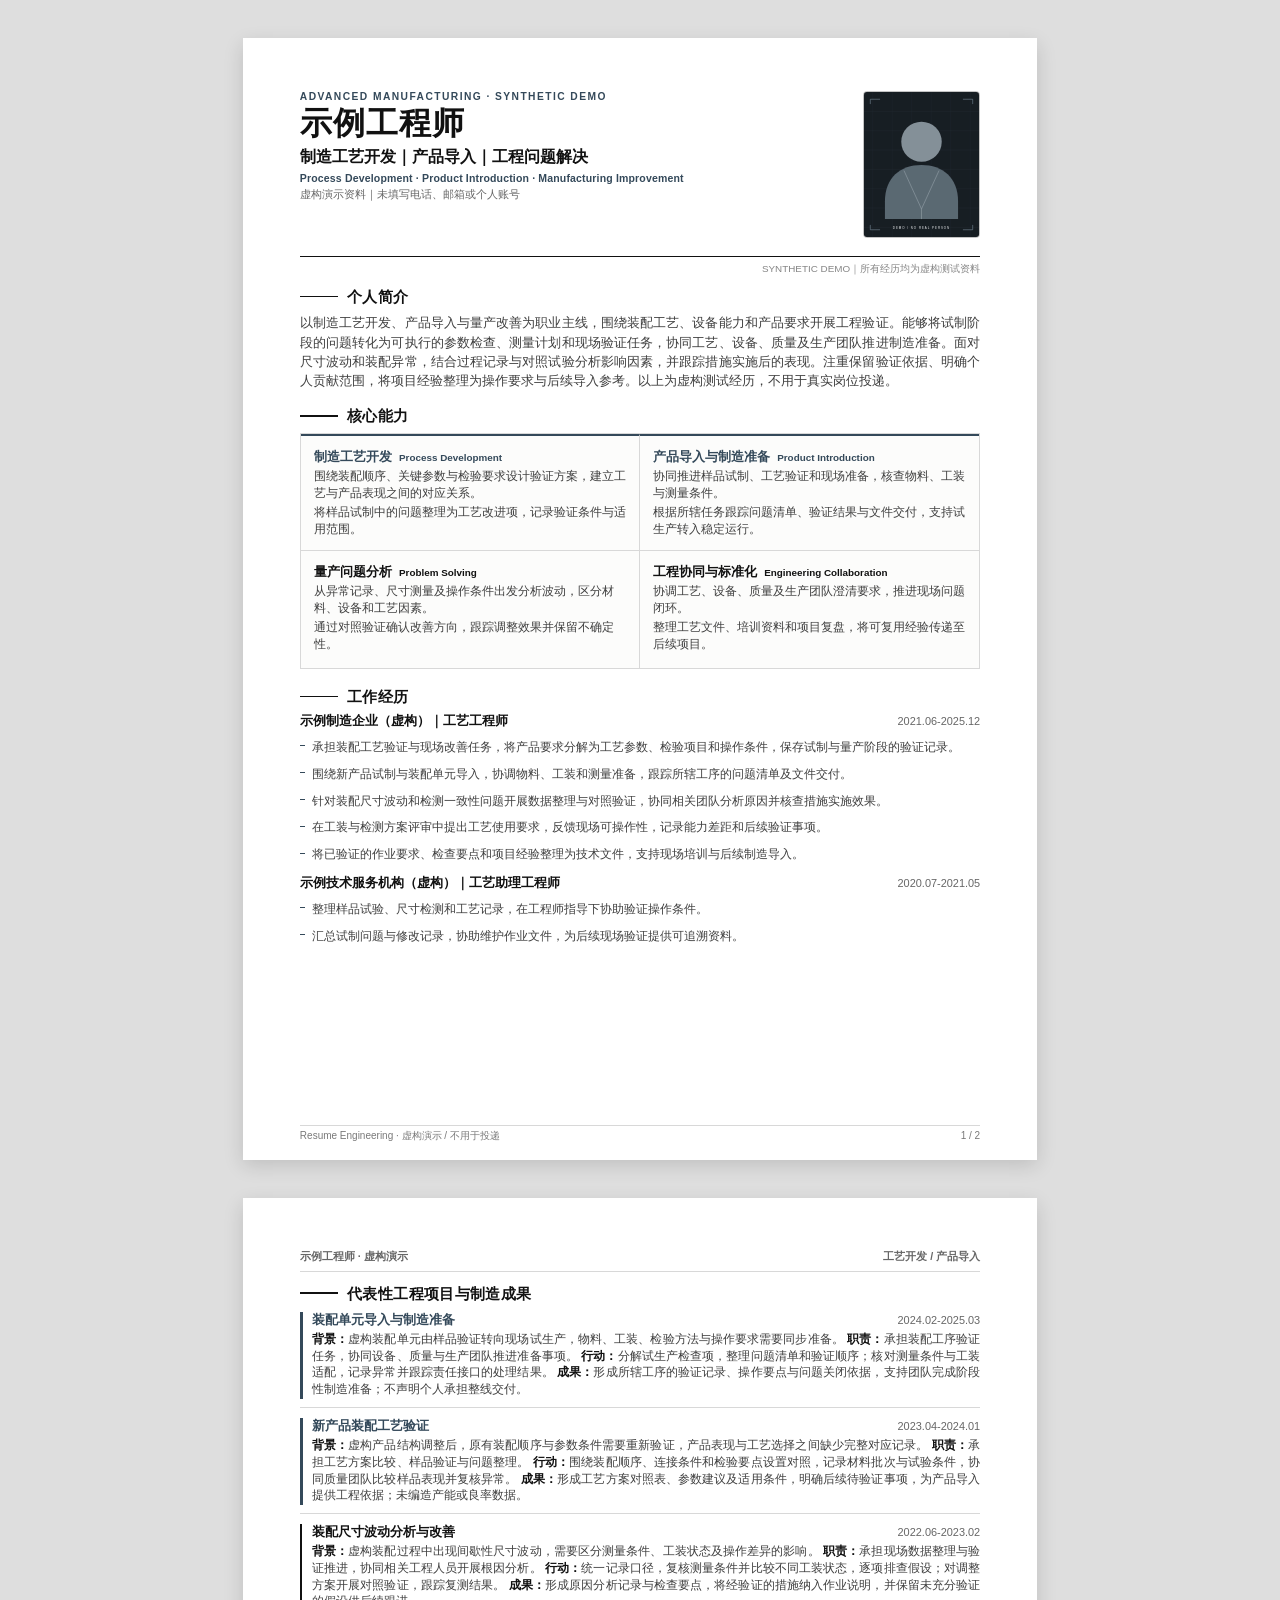
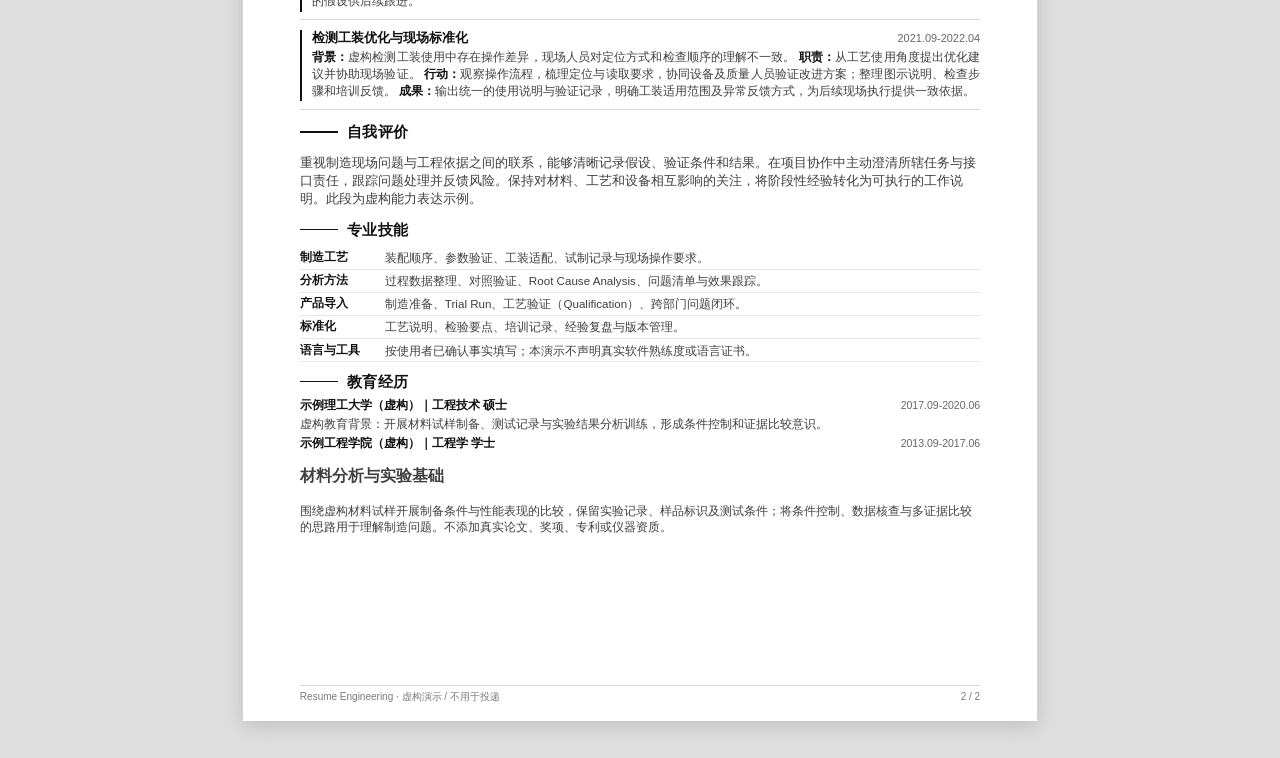
<file: skill/resume-engineering/assets/resume-template/index.html>
<!doctype html>
<html lang="zh-CN"><head><meta charset="utf-8"><meta name="viewport" content="width=device-width,initial-scale=1"><title>Resume Engineering | 虚构简历模板</title><link rel="stylesheet" href="styles.css"></head>
<body><main class="resume" id="resume" aria-label="虚构演示简历"></main><noscript>请启用JavaScript查看虚构演示模板。</noscript>
<script src="../shared/demo-data.js"></script><script src="render.js"></script></body></html>
</file>
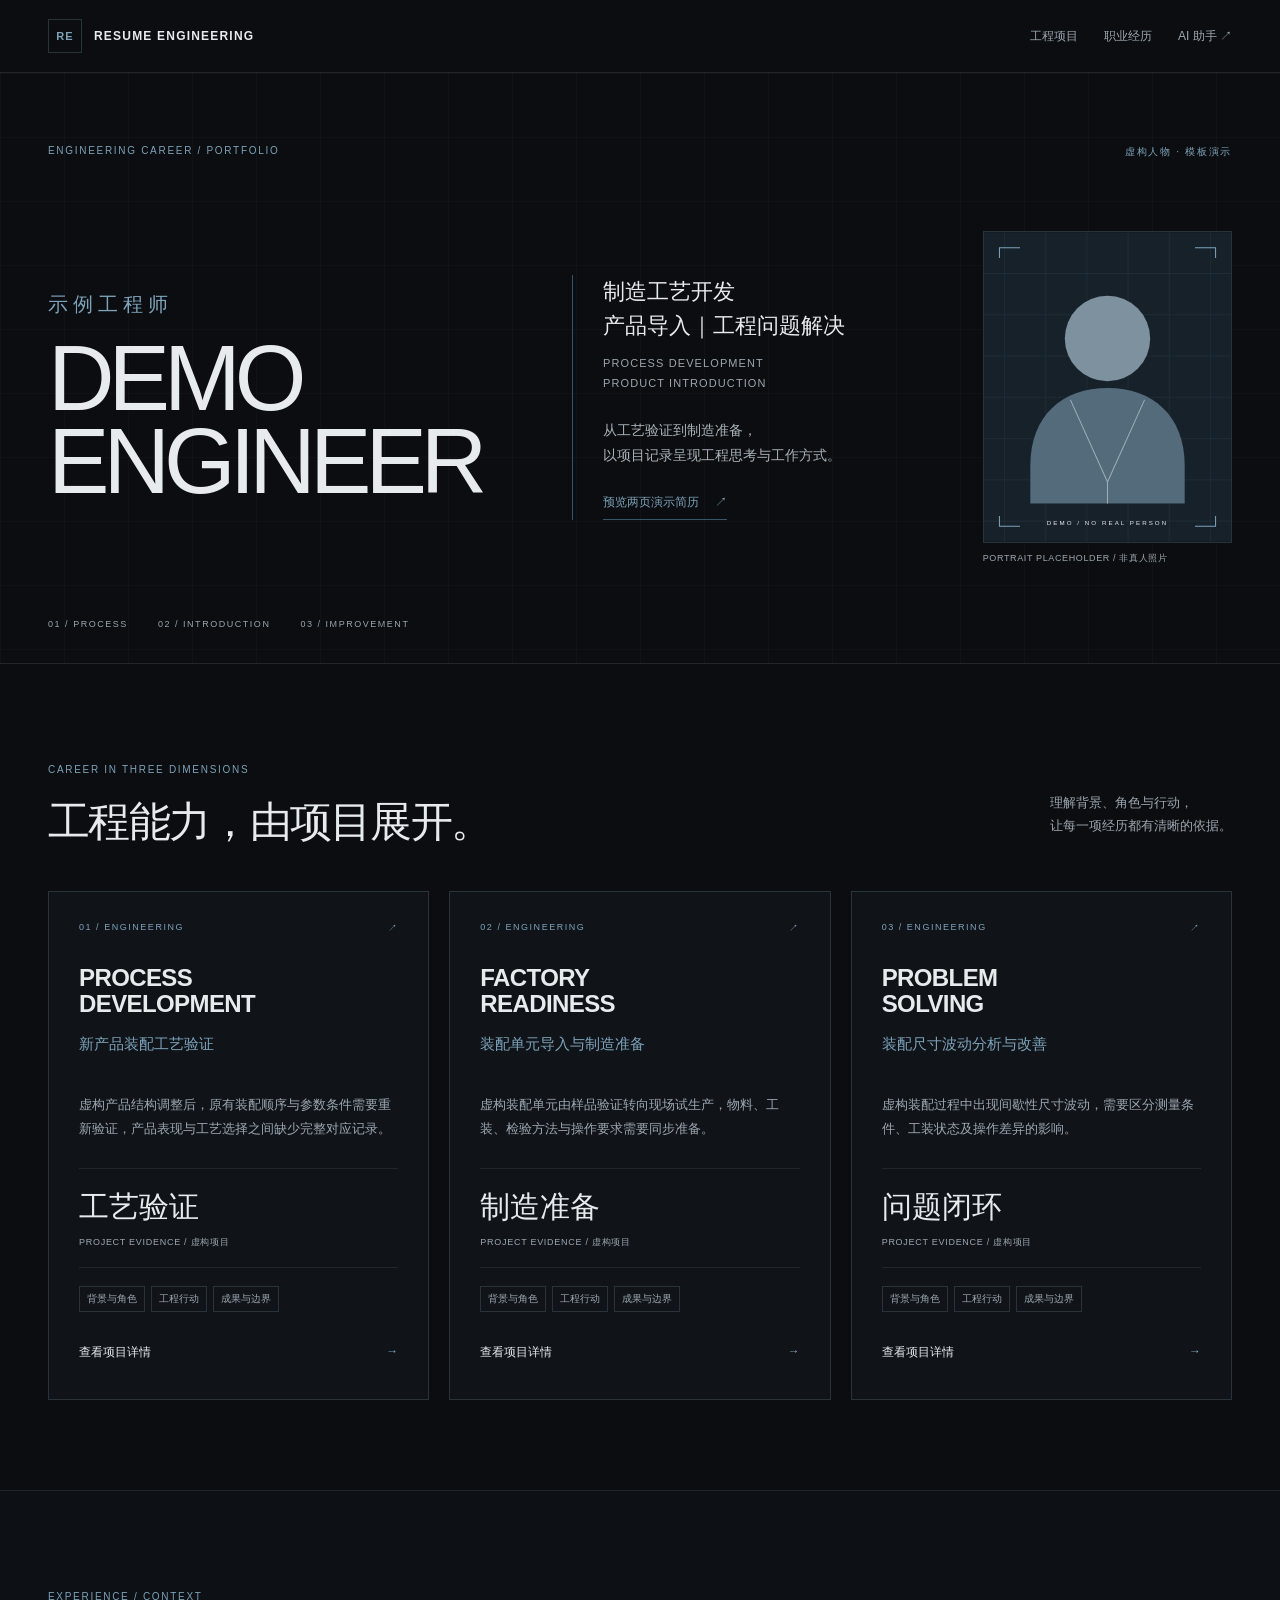
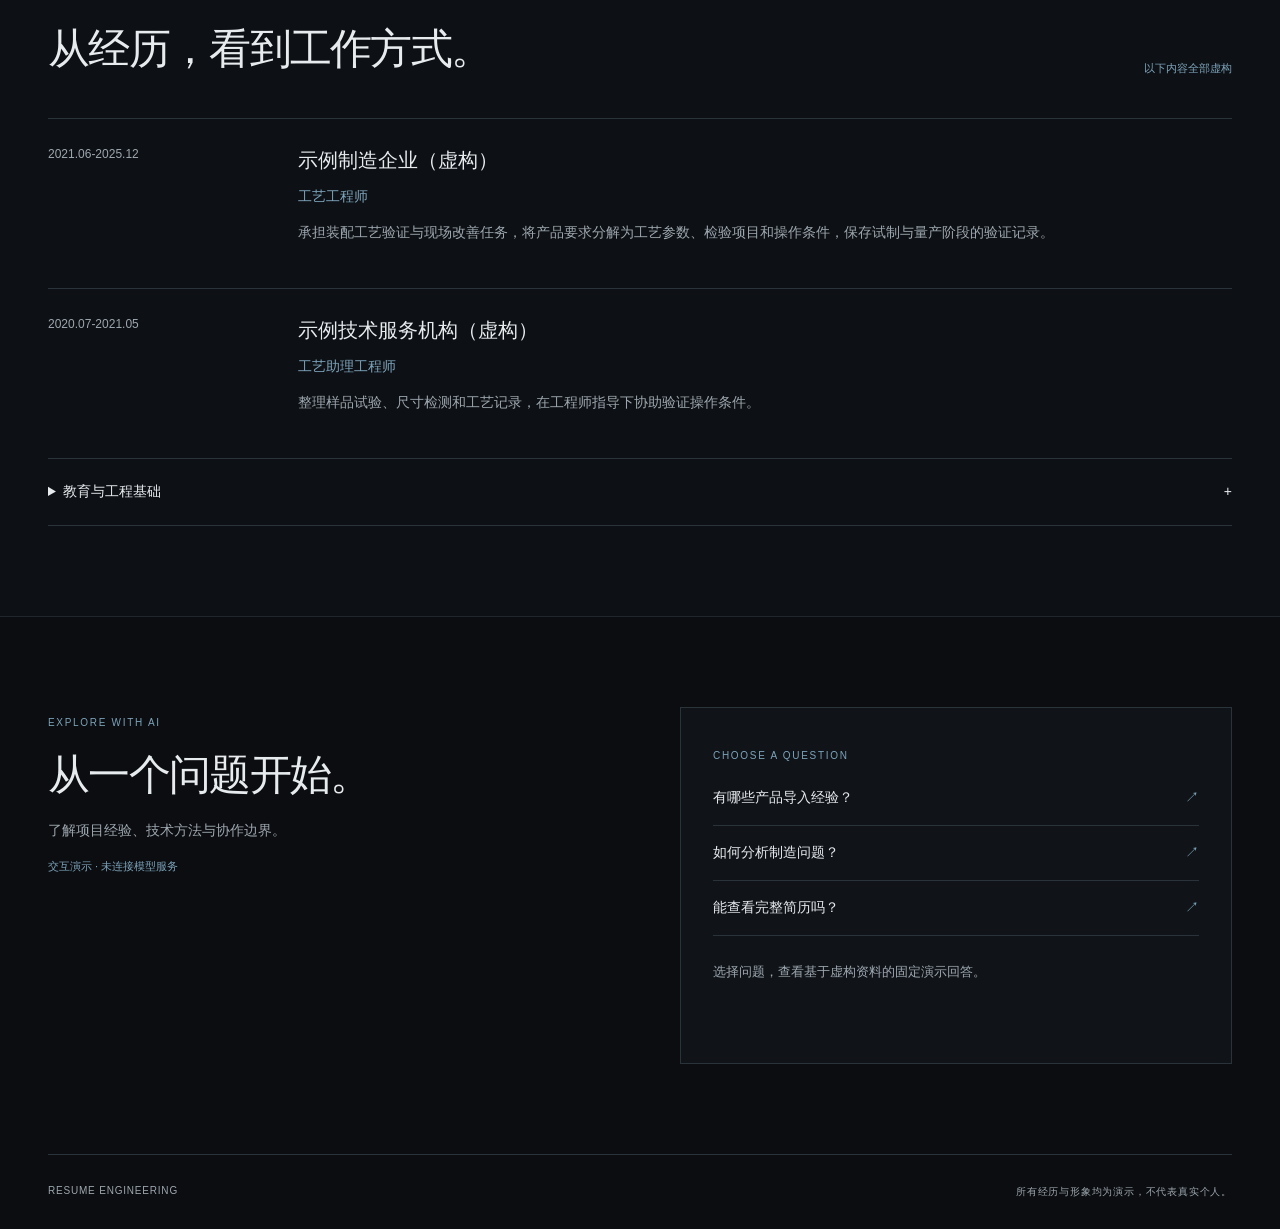
<file: skill/resume-engineering/assets/website-template/index.html>
<!doctype html>
<html lang="zh-CN"><head><meta charset="utf-8"><meta name="viewport" content="width=device-width,initial-scale=1"><meta name="description" content="Resume Engineering 虚构职业网站视觉演示"><title>Resume Engineering | 职业网站演示</title><link rel="stylesheet" href="styles.css"></head>
<body><a class="skip" href="#main">跳到正文</a><header class="site-header"><div class="container header-inner"><a class="brand" href="#"><span class="mark">RE</span>RESUME ENGINEERING</a><nav aria-label="主导航"><a href="#projects">工程项目</a><a href="#experience">职业经历</a><a href="#assistant">AI 助手 ↗</a></nav></div></header>
<main id="main"><section class="hero"><div class="container hero-inner"><div class="eyebrow"><span>ENGINEERING CAREER / PORTFOLIO</span><span>虚构人物 · 模板演示</span></div><div class="hero-content"><div class="identity"><p class="name" id="name"></p><h1>DEMO<br>ENGINEER</h1></div><div class="profile"><h2 id="positioning"></h2><p class="english">PROCESS DEVELOPMENT<br>PRODUCT INTRODUCTION</p><p class="summary">从工艺验证到制造准备，<br>以项目记录呈现工程思考与工作方式。</p><a class="text-link" href="../resume-template/index.html">预览两页演示简历 <span>↗</span></a></div><figure class="portrait"><img src="../shared/portrait-placeholder.svg" alt="原创几何头像占位，非真实人物"><figcaption>PORTRAIT PLACEHOLDER / 非真人照片</figcaption></figure></div><div class="datum"><span>01 / PROCESS</span><span>02 / INTRODUCTION</span><span>03 / IMPROVEMENT</span></div></div></section>
<section class="container block" id="projects"><div class="section-heading"><div><p class="kicker">CAREER IN THREE DIMENSIONS</p><h2>工程能力，由项目展开。</h2></div><p>理解背景、角色与行动，<br>让每一项经历都有清晰的依据。</p></div><div class="pillars" id="pillars"></div></section>
<section class="experience-section" id="experience"><div class="container block"><div class="section-heading"><div><p class="kicker">EXPERIENCE / CONTEXT</p><h2>从经历，看到工作方式。</h2></div><span class="demo-label">以下内容全部虚构</span></div><div id="timeline"></div><details class="education"><summary>教育与工程基础 <span>+</span></summary><div id="education"></div></details></div></section>
<section class="container block assistant" id="assistant"><div><p class="kicker">EXPLORE WITH AI</p><h2>从一个问题开始。</h2><p class="muted">了解项目经验、技术方法与协作边界。</p><p class="demo-label">交互演示 · 未连接模型服务</p></div><div class="assistant-panel"><p class="kicker">CHOOSE A QUESTION</p><div class="questions"><button data-question="0">有哪些产品导入经验？ <span>↗</span></button><button data-question="1">如何分析制造问题？ <span>↗</span></button><button data-question="2">能查看完整简历吗？ <span>↗</span></button></div><div class="answer" role="status" aria-live="polite" id="answer">选择问题，查看基于虚构资料的固定演示回答。</div></div></section>
</main><footer class="container site-footer"><span>RESUME ENGINEERING</span><span>所有经历与形象均为演示，不代表真实个人。</span></footer><dialog id="project-dialog" aria-labelledby="dialog-title"><button id="close-dialog" aria-label="关闭项目详情">关闭 ×</button><p class="kicker">SYNTHETIC PROJECT</p><h2 id="dialog-title"></h2><div id="dialog-body"></div></dialog><noscript>启用JavaScript以查看虚构项目内容。</noscript><script src="../shared/demo-data.js"></script><script src="render.js"></script></body></html>
</file>
<file: skill/resume-engineering/assets/resume-template/styles.css>
:root {
  --black: #111111;
  --graphite: #3f3f3f;
  --gray: #666666;
  --line: #d8d8d8;
  --paper-gray: #f4f4f2;
  --paper: #ffffff;
  --slate: #34495a;
  --page-width: 210mm;
  --page-height: 297mm;
  --margin-top: 14mm;
  --margin-right: 15mm;
  --margin-bottom: 13mm;
  --margin-left: 15mm;
}

* {
  box-sizing: border-box;
}

html {
  background: #dedede;
  color: var(--graphite);
  font-family: "Source Han Sans SC", "Microsoft YaHei", Arial, Helvetica, sans-serif;
  font-size: 10pt;
  -webkit-print-color-adjust: exact;
  print-color-adjust: exact;
}

body {
  margin: 0;
  min-width: var(--page-width);
  background: #dedede;
}

.resume {
  display: flex;
  flex-direction: column;
  align-items: center;
  gap: 10mm;
  padding: 10mm 0;
}

.page {
  position: relative;
  width: var(--page-width);
  height: var(--page-height);
  overflow: hidden;
  padding: var(--margin-top) var(--margin-right) var(--margin-bottom) var(--margin-left);
  background: var(--paper);
  box-shadow: 0 1.5mm 5mm rgba(0, 0, 0, 0.14);
  break-after: page;
  page-break-after: always;
}

.page:last-child {
  break-after: auto;
  page-break-after: auto;
}

.identity {
  display: grid;
  grid-template-columns: repeat(12, 1fr);
  column-gap: 4mm;
  min-height: 44mm;
  padding-bottom: 4mm;
  border-bottom: 1.1pt solid var(--black);
}

.identity-main {
  grid-column: 1 / span 10;
  min-width: 0;
}

.eyebrow {
  margin: 0 0 1.4mm;
  color: var(--slate);
  font-family: Arial, Helvetica, sans-serif;
  font-size: 7.7pt;
  font-weight: 700;
  letter-spacing: 0.14em;
}

h1 {
  margin: 0;
  color: var(--black);
  font-size: 24pt;
  font-weight: 700;
  line-height: 1;
  letter-spacing: 0.03em;
}

.position {
  margin: 2.2mm 0 0;
  color: var(--black);
  font-size: 12.2pt;
  font-weight: 700;
  line-height: 1.18;
}

.ats-line {
  margin: 1.5mm 0 0;
  color: var(--slate);
  font-family: Arial, Helvetica, sans-serif;
  font-size: 7.9pt;
  font-weight: 600;
  line-height: 1.15;
  letter-spacing: 0.015em;
}

.contact {
  margin: 1.1mm 0 0;
  color: var(--gray);
  font-size: 8.2pt;
  line-height: 1.18;
}

.avatar-frame {
  grid-column: 11 / span 2;
  justify-self: end;
  align-self: start;
  width: 31mm;
  height: 39mm;
  margin: 0;
  overflow: hidden;
  border: 0.6pt solid #c4c4c4;
  border-radius: 1mm;
  background: var(--paper-gray);
}

.avatar-frame img {
  display: block;
  width: 100%;
  height: 100%;
  object-fit: cover;
  object-position: 50% 30%;
  filter: grayscale(18%) saturate(72%) contrast(1.03);
}

.privacy-note {
  margin: 1.6mm 0 0;
  color: #858585;
  font-family: Arial, Helvetica, sans-serif;
  font-size: 7.4pt;
  line-height: 1.15;
  text-align: right;
}

.section {
  margin-top: 3.6mm;
}

.section > h2 {
  display: flex;
  align-items: center;
  gap: 2.5mm;
  margin: 0 0 2.2mm;
  color: var(--black);
  font-size: 11.2pt;
  font-weight: 700;
  line-height: 1.15;
  letter-spacing: 0.025em;
}

.section > h2::before {
  width: 10mm;
  height: 1.2pt;
  content: "";
  background: var(--black);
}

.summary-section {
  margin-top: 3.6mm;
}

.summary-section p {
  margin: 0;
  color: var(--graphite);
  font-size: 9.6pt;
  line-height: 1.5;
  text-align: justify;
}

strong {
  color: var(--black);
  font-weight: 650;
}

.capability-section {
  margin-top: 4.5mm;
}

.capability-grid {
  display: grid;
  grid-template-columns: repeat(2, minmax(0, 1fr));
  border: 0.55pt solid var(--line);
  background: rgba(244, 244, 242, 0.32);
}

.capability {
  min-height: 31mm;
  padding: 3.4mm 3.4mm 3mm;
}

.capability:nth-child(odd) {
  border-right: 0.55pt solid var(--line);
}

.capability:nth-child(-n + 2) {
  border-bottom: 0.55pt solid var(--line);
}

.capability-primary {
  border-top: 1.8pt solid var(--slate);
}

.capability h3 {
  margin: 0 0 1mm;
  color: var(--black);
  font-size: 9.7pt;
  font-weight: 700;
  line-height: 1.18;
}

.capability-primary h3 {
  color: var(--slate);
}

.capability h3 span {
  display: inline;
  margin-left: 1mm;
  font-family: Arial, Helvetica, sans-serif;
  font-size: 7.4pt;
  font-weight: 600;
}

.capability p {
  margin: 0.65mm 0 0;
  color: var(--graphite);
  font-size: 9.1pt;
  line-height: 1.4;
}

.experience-section {
  margin-top: 5mm;
}

.experience-secondary {
  margin-top: 3mm;
}

.entry-heading,
.project-heading {
  display: flex;
  align-items: baseline;
  justify-content: space-between;
  gap: 5mm;
}

.entry-heading h3,
.project-heading h3 {
  min-width: 0;
  margin: 0;
  color: var(--black);
  font-size: 10pt;
  font-weight: 700;
  line-height: 1.2;
}

.entry-heading time,
.project-heading time {
  flex: 0 0 auto;
  color: var(--gray);
  font-family: Arial, Helvetica, sans-serif;
  font-size: 8.2pt;
  font-weight: 500;
  line-height: 1.2;
  white-space: nowrap;
}

.experience ul {
  margin: 1.7mm 0 0;
  padding: 0;
  list-style: none;
}

.experience li {
  position: relative;
  margin: 2.2mm 0 0;
  padding-left: 3.2mm;
  color: var(--graphite);
  font-size: 9.3pt;
  line-height: 1.5;
  text-align: justify;
}

.experience li::before {
  position: absolute;
  top: 0.58em;
  left: 0;
  width: 1.3mm;
  height: 0.55pt;
  content: "";
  background: var(--slate);
}

.page-footer {
  position: absolute;
  right: var(--margin-right);
  bottom: 5mm;
  left: var(--margin-left);
  display: flex;
  justify-content: space-between;
  border-top: 0.5pt solid var(--line);
  padding-top: 1.5mm;
  color: #797979;
  font-size: 7.5pt;
  line-height: 1;
}

.continuation-header {
  display: flex;
  justify-content: space-between;
  padding-bottom: 2.2mm;
  border-bottom: 0.7pt solid var(--line);
  color: var(--gray);
  font-size: 8pt;
  font-weight: 600;
  line-height: 1.1;
}

.continuation-experience {
  margin-top: 3mm;
  padding-bottom: 3mm;
  border-bottom: 1.05pt solid var(--black);
}

.continuation-experience .experience li {
  margin-top: 1.55mm;
  font-size: 9.1pt;
  line-height: 1.4;
}

.projects-section {
  margin-top: 3.3mm;
}

.project {
  position: relative;
  margin-top: 2.65mm;
  padding: 0 0 2.4mm 3.2mm;
  border-bottom: 0.5pt solid var(--line);
}

.project::before {
  position: absolute;
  top: 0;
  bottom: 2mm;
  left: 0;
  width: 1pt;
  content: "";
  background: #777777;
}

.project-featured::before {
  width: 2pt;
  background: var(--slate);
}

.project-secondary::before {
  width: 1.35pt;
  background: var(--black);
}

.project-supporting::before {
  width: 0.85pt;
  background: #b7b7b7;
}

.project-featured .project-heading h3 {
  color: var(--slate);
}

.project p {
  margin: 0.9mm 0 0;
  color: var(--graphite);
  font-size: 9pt;
  line-height: 1.39;
  text-align: justify;
}

.skills-section {
  margin-top: 3mm;
}

.skills-list {
  margin: 0;
}

.skills-list > div {
  display: grid;
  grid-template-columns: 20mm 1fr;
  gap: 2.5mm;
  padding: 0.9mm 0;
  border-bottom: 0.4pt solid #e7e7e7;
}

.skills-list dt {
  color: var(--black);
  font-size: 8.75pt;
  font-weight: 700;
  line-height: 1.25;
}

.skills-list dd {
  margin: 0;
  color: var(--graphite);
  font-size: 8.7pt;
  line-height: 1.33;
}

.education-section {
  margin-top: 2.8mm;
}

.education-entry {
  margin-top: 1.25mm;
}

.education-entry .entry-heading h3 {
  font-size: 9.1pt;
}

.education-entry .entry-heading time {
  font-size: 7.9pt;
}

.education-entry p {
  margin: 0.7mm 0 0;
  color: var(--graphite);
  font-size: 8.7pt;
  line-height: 1.36;
}

.education-compact {
  margin-top: 1.4mm;
}

@page {
  size: A4 portrait;
  margin: 0;
}

@media print {
  html,
  body {
    width: var(--page-width);
    background: var(--paper);
  }

  .resume {
    display: block;
    padding: 0;
  }

  .page {
    margin: 0;
    box-shadow: none;
  }
}

@media screen and (max-width: 900px) {
  body {
    min-width: 0;
  }

  .resume {
    align-items: flex-start;
    transform-origin: top left;
  }
}
</file>
<file: skill/resume-engineering/assets/website-template/styles.css>
:root{font-family:Inter,"Noto Sans SC","Microsoft YaHei",Arial,sans-serif;color:#e7ebee;background:#0b0d10;--background:#0b0d10;--surface:#101419;--muted:#9da7af;--accent:#7da3ba;--line:#2b333a;font-synthesis:none;color-scheme:dark}
*{box-sizing:border-box}html{min-width:320px;scroll-behavior:smooth}body{margin:0}button,a{font:inherit}a{color:inherit;text-decoration:none}button{cursor:pointer}a:focus-visible,button:focus-visible,summary:focus-visible{outline:2px solid var(--accent);outline-offset:5px}.container{width:min(1440px,calc(100% - 96px));margin:auto}.site-header{border-bottom:1px solid #20262c}.header-inner{min-height:72px;display:flex;align-items:center;justify-content:space-between;gap:24px}.brand{display:flex;align-items:center;gap:12px;font-size:12px;letter-spacing:.1em;font-weight:650}.mark{display:grid;place-items:center;width:34px;height:34px;border:1px solid var(--line);color:var(--accent);font-size:11px}nav{display:flex;gap:26px;font-size:12px;color:var(--muted)}.hero{position:relative;border-bottom:1px solid #20262c;background-image:linear-gradient(#788b970b 1px,transparent 1px),linear-gradient(90deg,#788b970b 1px,transparent 1px);background-size:64px 64px}.hero-inner{padding:72px 0 34px}.eyebrow,.datum,.kicker,.topline{font-size:10px;letter-spacing:.17em;color:var(--accent)}.eyebrow{display:flex;justify-content:space-between}.hero-content{display:grid;grid-template-columns:minmax(0,1.05fr) minmax(280px,.8fr) minmax(230px,.55fr);gap:48px;align-items:center;margin:72px 0 54px}.name{font-size:20px;color:var(--accent);letter-spacing:.25em;margin:0 0 20px}h1{font-size:clamp(56px,7.2vw,105px);line-height:.9;letter-spacing:-.065em;font-weight:520;margin:0}.profile{border-left:1px solid #36566a;padding-left:30px}.profile h2{font-size:22px;line-height:1.55;font-weight:500;margin:0}.english{font-size:11px;letter-spacing:.1em;color:var(--muted);line-height:1.8}.summary{font-size:14px;line-height:1.8;color:#aab3ba;margin:24px 0}.text-link{display:inline-flex;gap:16px;color:var(--accent);border-bottom:1px solid #36566a;padding-bottom:8px;font-size:12px}.portrait{margin:0;justify-self:end;width:100%;max-width:290px}.portrait img{display:block;width:100%;aspect-ratio:4/5;border:1px solid var(--line)}figcaption{font-size:9px;letter-spacing:.07em;color:var(--muted);margin-top:9px}.datum{display:flex;gap:30px;color:#9da7af;font-size:9px}.block{padding-top:90px;padding-bottom:90px}.section-heading{display:flex;justify-content:space-between;align-items:end;gap:32px;margin-bottom:40px}.section-heading h2,.assistant h2{font-size:clamp(28px,3.3vw,48px);font-weight:520;letter-spacing:-.04em;margin:18px 0 0}.section-heading>p{color:var(--muted);font-size:13px;line-height:1.8}.pillars{display:grid;grid-template-columns:repeat(3,minmax(0,1fr));gap:20px}.pillar{display:flex;flex-direction:column;border:1px solid var(--line);background:var(--surface);padding:30px;min-width:0;min-height:490px;transition:transform .18s,border-color .18s}.pillar:hover{transform:translateY(-3px);border-color:#527e9a}.topline{display:flex;justify-content:space-between;font-size:9px}.pillar-title{margin-top:30px;min-height:128px}.pillar-title h3{white-space:pre-line;font-size:24px;line-height:1.1;font-weight:550;letter-spacing:-.025em;margin:0}.pillar-title p{font-size:15px;color:var(--accent);line-height:1.6}.muted{color:var(--muted);font-size:14px;line-height:1.85}.pillar .muted{font-size:13px;margin-top:0}.deliverable{border-block:1px solid #20262c;padding:18px 0;margin-top:14px;display:grid;gap:8px}.deliverable strong{font-size:30px;font-weight:500}.deliverable span{color:var(--muted);font-size:9px;letter-spacing:.08em}.tags{display:flex;flex-wrap:wrap;gap:6px;padding:0;list-style:none;margin:18px 0 24px}.tags li{border:1px solid var(--line);padding:5px 7px;font-size:10px;color:var(--muted)}.project-link{display:flex;justify-content:space-between;background:none;color:#e7ebee;border:0;padding:8px 0;font-size:12px;margin-top:auto}.project-link span{color:var(--accent)}.experience-section{border-block:1px solid #20262c;background:#0d1014}.demo-label{font-size:11px;color:var(--accent);line-height:1.7}.timeline-entry{display:grid;grid-template-columns:220px 1fr;gap:30px;border-top:1px solid var(--line);padding:28px 0}.timeline-entry time{color:var(--muted);font-size:12px}.timeline-entry h3{margin:0;font-size:20px;font-weight:500}.role{color:var(--accent);font-size:14px}.timeline-entry .muted{max-width:770px}.education{border-block:1px solid var(--line);padding:24px 0;color:var(--muted);font-size:14px}.education summary{cursor:pointer;color:#e7ebee}.education summary span{float:right}.assistant{display:grid;grid-template-columns:1fr 1fr;gap:80px}.assistant-panel{border:1px solid var(--line);padding:32px;background:var(--surface)}.questions button{display:flex;justify-content:space-between;gap:20px;width:100%;text-align:left;color:#e7ebee;border:0;border-bottom:1px solid var(--line);padding:18px 0;background:none;font-size:14px}.questions button span{color:var(--accent)}.answer{font-size:13px;color:var(--muted);line-height:1.85;padding-top:24px;min-height:95px}.site-footer{border-top:1px solid var(--line);padding-block:30px;display:flex;justify-content:space-between;gap:16px;color:var(--muted);font-size:10px;letter-spacing:.08em}dialog{width:min(680px,calc(100% - 32px));max-height:85vh;overflow:auto;background:var(--surface);border:1px solid #527e9a;color:#e7ebee;padding:36px}dialog::backdrop{background:#000b}dialog h2{font-weight:500;line-height:1.4}dialog h3{font-size:14px;color:var(--accent)}dialog p{line-height:1.8;font-size:14px;color:var(--muted)}#close-dialog{float:right;background:none;border:1px solid var(--line);color:#e7ebee;padding:7px 12px}.skip{position:absolute;top:-100px}.skip:focus{top:10px;background:#101419;z-index:50;padding:15px}
@media(max-width:1100px){.hero-content{grid-template-columns:1fr 260px;gap:30px}.identity{grid-column:1;grid-row:1}.profile{grid-column:1;grid-row:2}.portrait{grid-column:2;grid-row:1/span 2}.pillars{gap:12px}.pillar{padding:22px}.pillar-title h3{font-size:21px}.assistant{gap:35px}}
@media(max-width:760px){.container{width:calc(100% - 40px)}.header-inner{flex-wrap:wrap;padding-block:16px;gap:16px}nav{gap:20px}.hero-inner{padding-top:38px}.hero-content{grid-template-columns:1fr;gap:28px;margin-top:42px}.identity{grid-row:1}.portrait{grid-row:2;grid-column:1;width:52%;max-width:240px}.profile{grid-row:3}.hero h1{font-size:clamp(60px,15vw,96px)}.eyebrow span:last-child{display:none}.datum{gap:14px;font-size:8px}.block{padding-block:55px}.section-heading{display:block}.section-heading>p{margin-top:24px}.pillars{grid-template-columns:1fr;gap:18px}.pillar{min-height:0;padding:26px}.pillar-title{min-height:0}.pillar-title h3{font-size:24px}.timeline-entry{grid-template-columns:1fr;gap:16px}.assistant{grid-template-columns:1fr;gap:28px}.assistant-panel{padding:24px}.site-footer{flex-direction:column}.profile h2{font-size:20px}}
@media(prefers-reduced-motion:reduce){html{scroll-behavior:auto}*{transition:none!important}.pillar:hover{transform:none}}
#ai-form label{display:block;font-size:14px;color:var(--accent);margin-bottom:14px}#ai-form textarea{width:100%;resize:vertical;min-height:120px;border:1px solid var(--line);background:var(--background);color:#e7ebee;padding:14px;font:inherit;line-height:1.6}#ai-form button{margin-top:12px;padding:12px 22px;border:1px solid #527e9a;background:#36566a;color:#e7ebee;font-size:14px}#ai-form button:disabled{opacity:.6}#ai-question:focus-visible{outline:2px solid var(--accent);outline-offset:3px}
</file>
